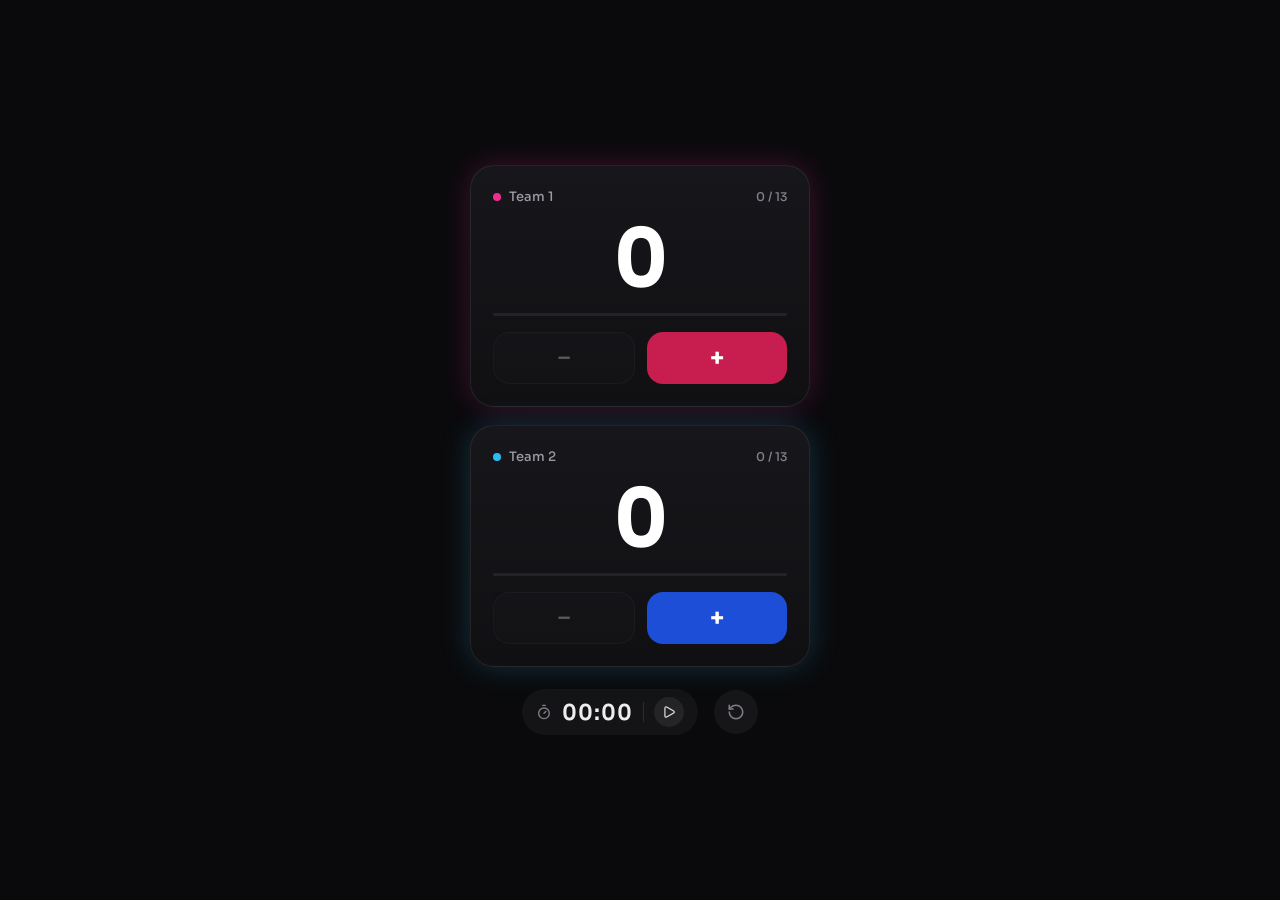
<file: index.html>
<!DOCTYPE html>
<html lang="en">
<head>
  <meta charset="UTF-8" />
  <meta name="viewport" content="width=device-width, initial-scale=1.0" />
  <title>Pétanque Scorekeeper</title>
  <link rel="preconnect" href="https://fonts.googleapis.com" />
  <link rel="preconnect" href="https://fonts.gstatic.com" crossorigin />
  <link href="https://fonts.googleapis.com/css2?family=Sora:wght@400;500;600;700&display=swap" rel="stylesheet" />
  <link rel="stylesheet" href="style.css" />
</head>
<body>
  <main class="app">
    <section class="scoreboard" aria-label="Scores">
      <article class="card card--team1" data-team="1">
        <header class="card__top">
          <span class="card__team">
            <span class="card__dot" aria-hidden="true"></span>
            <button class="card__name" type="button">Team 1</button>
          </span>
          <span class="card__count" id="count-1">0 / 13</span>
        </header>
        <div class="card__score" id="score-1">0</div>
        <div class="progress"><div class="progress__fill" id="progress-1"></div></div>
        <div class="card__controls">
          <button class="score-btn score-btn--minus" type="button" data-delta="-1" aria-label="Decrease Team 1 score">&minus;</button>
          <button class="score-btn score-btn--plus" type="button" data-delta="1" aria-label="Increase Team 1 score">+</button>
        </div>
      </article>

      <article class="card card--team2" data-team="2">
        <header class="card__top">
          <span class="card__team">
            <span class="card__dot" aria-hidden="true"></span>
            <button class="card__name" type="button">Team 2</button>
          </span>
          <span class="card__count" id="count-2">0 / 13</span>
        </header>
        <div class="card__score" id="score-2">0</div>
        <div class="progress"><div class="progress__fill" id="progress-2"></div></div>
        <div class="card__controls">
          <button class="score-btn score-btn--minus" type="button" data-delta="-1" aria-label="Decrease Team 2 score">&minus;</button>
          <button class="score-btn score-btn--plus" type="button" data-delta="1" aria-label="Increase Team 2 score">+</button>
        </div>
      </article>
    </section>

    <div class="controls">
      <section class="timer" aria-label="Match timer">
        <span class="timer__readout">
          <svg class="timer__icon" viewBox="0 0 24 24" fill="none" stroke="currentColor" stroke-width="2" stroke-linecap="round" stroke-linejoin="round" aria-hidden="true">
            <line x1="10" x2="14" y1="2" y2="2" />
            <line x1="12" x2="15" y1="14" y2="11" />
            <circle cx="12" cy="14" r="8" />
          </svg>
          <span id="timer" class="timer__value">00:00</span>
        </span>
        <span class="timer__divider" aria-hidden="true"></span>
        <button id="timer-toggle" class="icon-btn icon-btn--primary" type="button" aria-label="Start timer" aria-pressed="false">
          <span class="icon-btn__icon icon-btn__icon--pause">
            <svg viewBox="0 0 24 24" fill="none" stroke="currentColor" stroke-width="2" stroke-linecap="round" stroke-linejoin="round" aria-hidden="true">
              <rect x="14" y="3" width="5" height="18" rx="1" />
              <rect x="5" y="3" width="5" height="18" rx="1" />
            </svg>
          </span>
          <span class="icon-btn__icon icon-btn__icon--play">
            <svg viewBox="0 0 24 24" fill="none" stroke="currentColor" stroke-width="2" stroke-linecap="round" stroke-linejoin="round" aria-hidden="true">
              <path d="M5 5a2 2 0 0 1 3.008-1.728l11.997 6.998a2 2 0 0 1 .003 3.458l-12 7A2 2 0 0 1 5 19z" />
            </svg>
          </span>
        </button>
      </section>

      <button id="reset-scores" class="icon-btn reset-scores" type="button" aria-label="Reset scores">
        <svg viewBox="0 0 24 24" fill="none" stroke="currentColor" stroke-width="2" stroke-linecap="round" stroke-linejoin="round" aria-hidden="true">
          <path d="M3 12a9 9 0 1 0 9-9 9.75 9.75 0 0 0-6.74 2.74L3 8" />
          <path d="M3 3v5h5" />
        </svg>
      </button>
    </div>
  </main>

  <script src="script.js"></script>
</body>
</html>
</file>
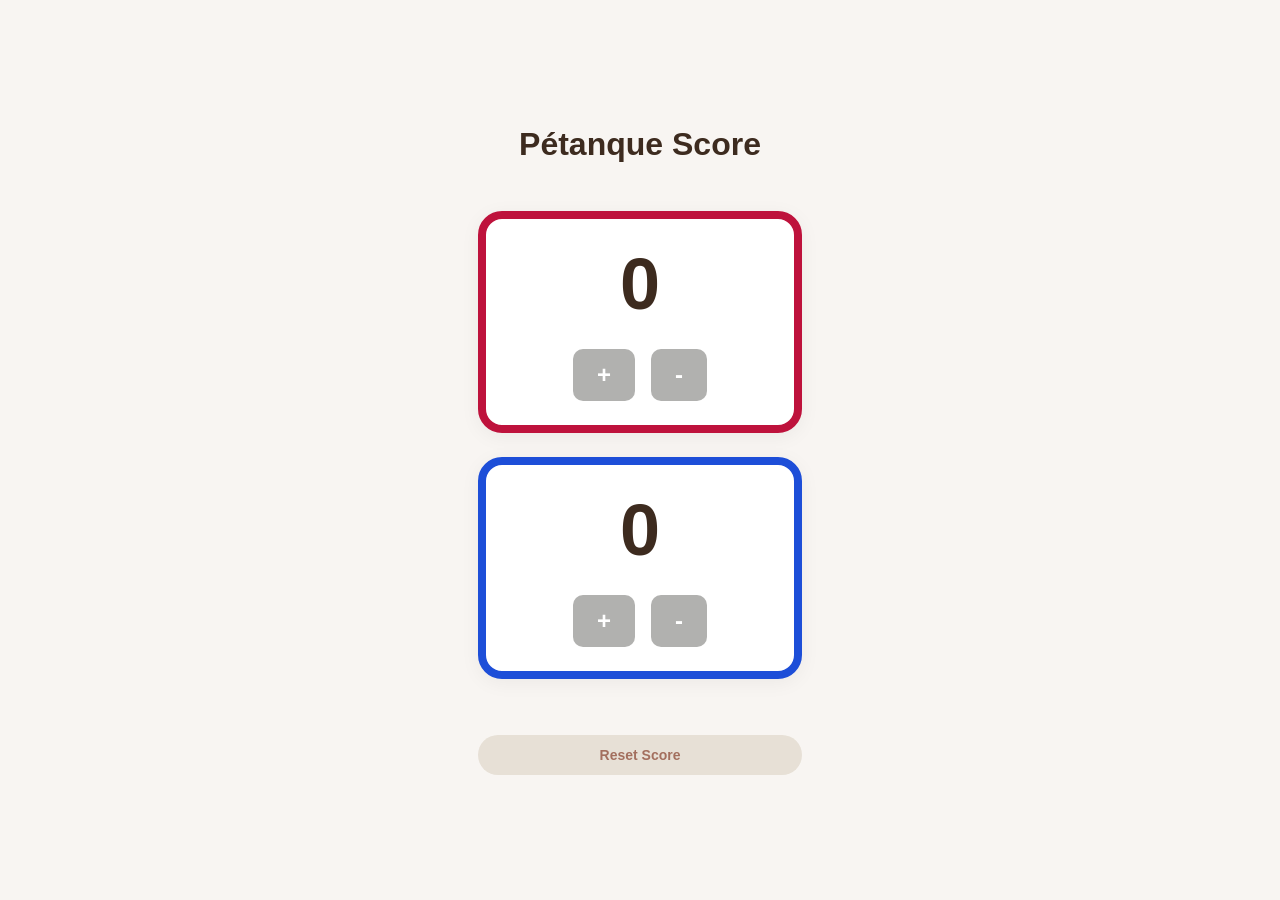
<file: code/index.html>
<!DOCTYPE html>
<html lang="en">
<head>
    <meta charset="UTF-8">
    <meta name="viewport" content="width=device-width, initial-scale=1.0">
    <title>Pétanque Scorekeeper</title>
    <link rel="stylesheet" href="style.css">
</head>
<body>
    <div class="container">
        <h1>Pétanque Score</h1>
        
        <div class="score-board">
            <div class="score-pip pip-1">
                <div class="score-value" id="score1">0</div>
                <div class="btn-group">
                    <button class="btn" onclick="changeScore(1, 1)">+</button>
                    <button class="btn" onclick="changeScore(1, -1)">-</button>
                </div>
            </div>
            <div class="score-pip pip-2">
                <div class="score-value" id="score2">0</div>
                <div class="btn-group">
                    <button class="btn" onclick="changeScore(2, 1)">+</button>
                    <button class="btn" onclick="changeScore(2, -1)">-</button>
                </div>
            </div>
        </div>

        <button class="reset-btn" id="reset-btn">Reset Score</button>
    </div>

    <script src="script.js"></script>
</body>
</html>
</file>
<file: style.css>
:root {
  --bg: #0a0a0c;
  --surface-1: #17171b;
  --surface-2: #101013;
  --border: rgba(255, 255, 255, 0.08);
  --border-strong: rgba(255, 255, 255, 0.1);
  --chip: rgba(255, 255, 255, 0.04);
  --chip-strong: rgba(255, 255, 255, 0.07);
  --track: rgba(255, 255, 255, 0.07);
  --text: #ededf0;
  --text-dim: #9a9aa2;
  --text-faint: #80808a;
  --text-mute: #c8c8d0;

  --team1: #f02b94;
  --team1-solid: #c81e4f;
  --team1-grad: linear-gradient(90deg, #be123c, #f02b94);
  --team1-glow: rgba(240, 43, 148, 0.22);

  --team2: #2bbbf0;
  --team2-solid: #1d4ed8;
  --team2-grad: linear-gradient(90deg, #1d4ed8, #2bbbf0);
  --team2-glow: rgba(43, 187, 240, 0.22);

  --radius-card: 24px;
  --radius-control: 16px;
  --font: "Sora", system-ui, -apple-system, "Segoe UI", sans-serif;
}

*,
*::before,
*::after {
  box-sizing: border-box;
}

/* Prevent double-tap-to-zoom (and the tap delay) on controls while keeping
   pinch-to-zoom available for accessibility. */
button {
  touch-action: manipulation;
  -webkit-tap-highlight-color: transparent;
  -webkit-user-select: none;
  user-select: none;
}

html,
body {
  margin: 0;
}

body {
  min-height: 100vh;
  min-height: 100dvh;
  display: flex;
  align-items: center;
  justify-content: center;
  padding: 16px;
  background: var(--bg);
  color: var(--text);
  font-family: var(--font);
  -webkit-font-smoothing: antialiased;
  text-rendering: optimizeLegibility;
}

.app {
  width: 100%;
  max-width: 420px;
  display: flex;
  flex-direction: column;
  align-items: center;
  gap: 22px;
  padding: 40px;
}

/* Bottom controls row */
.controls {
  display: flex;
  align-items: center;
  justify-content: center;
  gap: 16px;
}

/* Timer */
.timer {
  display: inline-flex;
  align-items: center;
  gap: 10px;
  padding: 8px 14px;
  border-radius: 999px;
  background: var(--chip);
}

.timer__readout {
  display: inline-flex;
  align-items: center;
  gap: 10px;
}

.timer__icon {
  width: 16px;
  height: 16px;
  color: var(--text-faint);
}

.timer__value {
  font-size: 22px;
  font-weight: 600;
  letter-spacing: 1px;
  color: var(--text);
  font-variant-numeric: tabular-nums;
}

.timer__divider {
  width: 1px;
  height: 20px;
  background: var(--border-strong);
}

/* Icon buttons */
.icon-btn {
  display: inline-flex;
  align-items: center;
  justify-content: center;
  width: 30px;
  height: 30px;
  padding: 0;
  border: none;
  border-radius: 999px;
  background: transparent;
  color: var(--text-faint);
  cursor: pointer;
  transition: background 0.15s ease, color 0.15s ease;
}

.icon-btn:hover {
  background: var(--chip-strong);
  color: var(--text);
}

.icon-btn--primary {
  background: var(--chip-strong);
  color: #e4e4ea;
}

.icon-btn--primary:hover {
  background: rgba(255, 255, 255, 0.12);
}

.icon-btn svg {
  width: 15px;
  height: 15px;
}

.icon-btn--primary svg {
  width: 14px;
  height: 14px;
}

.icon-btn__icon {
  display: inline-flex;
  align-items: center;
  justify-content: center;
}

.icon-btn__icon--play {
  display: none;
}

#timer-toggle.is-paused .icon-btn__icon--pause {
  display: none;
}

#timer-toggle.is-paused .icon-btn__icon--play {
  display: inline-flex;
}

/* Scoreboard */
.scoreboard {
  width: 100%;
  display: flex;
  flex-direction: column;
  gap: 18px;
}

.card {
  position: relative;
  width: 100%;
  display: flex;
  flex-direction: column;
  gap: 16px;
  padding: 22px;
  overflow: hidden;
  border: 1px solid var(--border);
  border-radius: var(--radius-card);
  background: linear-gradient(180deg, var(--surface-1), var(--surface-2));
  transition: border-color 0.25s ease, box-shadow 0.25s ease;
}

.card--team1 {
  box-shadow: 0 0 30px var(--team1-glow);
}

.card--team2 {
  box-shadow: 0 0 30px var(--team2-glow);
}

.card__top {
  display: flex;
  align-items: center;
  justify-content: space-between;
}

.card__team {
  display: inline-flex;
  align-items: center;
  gap: 8px;
}

.card__dot {
  width: 8px;
  height: 8px;
  border-radius: 999px;
}

.card--team1 .card__dot {
  background: var(--team1);
}

.card--team2 .card__dot {
  background: var(--team2);
}

.card__name {
  padding: 0;
  border: 0;
  background: none;
  border-radius: 6px;
  font-family: inherit;
  font-size: 13px;
  font-weight: 500;
  color: var(--text-dim);
  cursor: text;
}

.card__name:hover {
  color: var(--text);
}

.card__name-input {
  width: 108px;
  min-width: 0;
  padding: 2px 7px;
  margin: -4px 0;
  font-family: inherit;
  font-size: 13px;
  font-weight: 500;
  color: var(--text);
  background: rgba(255, 255, 255, 0.08);
  border: 1px solid rgba(255, 255, 255, 0.18);
  border-radius: 7px;
}

.card__name-input:focus {
  outline: none;
  border-color: rgba(255, 255, 255, 0.38);
}

.card__count {
  font-size: 12px;
  font-weight: 500;
  color: var(--text-faint);
}

.card__score {
  font-size: 80px;
  font-weight: 700;
  line-height: 0.95;
  letter-spacing: -2px;
  text-align: center;
  color: #ffffff;
  font-variant-numeric: tabular-nums;
}

.progress {
  width: 100%;
  height: 3px;
  border-radius: 999px;
  background: var(--track);
  overflow: hidden;
}

.progress__fill {
  width: 0%;
  height: 100%;
  border-radius: 999px;
  transition: width 0.25s ease;
}

.card--team1 .progress__fill {
  background: var(--team1-grad);
}

.card--team2 .progress__fill {
  background: var(--team2-grad);
}

.card__controls {
  display: flex;
  gap: 12px;
}

.score-btn {
  flex: 1;
  height: 52px;
  display: inline-flex;
  align-items: center;
  justify-content: center;
  border-radius: var(--radius-control);
  font-family: var(--font);
  font-size: 24px;
  cursor: pointer;
  user-select: none;
  transition: transform 0.08s ease, background 0.15s ease;
}

.score-btn:active {
  transform: scale(0.97);
}

.score-btn:disabled {
  opacity: 0.4;
  pointer-events: none;
}

.score-btn--minus {
  font-weight: 500;
  color: var(--text-mute);
  background: rgba(255, 255, 255, 0.03);
  border: 1px solid var(--border);
}

.score-btn--minus:hover {
  background: rgba(255, 255, 255, 0.06);
}

.score-btn--plus {
  font-weight: 700;
  color: #ffffff;
  border: none;
}

.card--team1 .score-btn--plus {
  background: var(--team1-solid);
}

.card--team1 .score-btn--plus:hover {
  background: #d82960;
}

.card--team2 .score-btn--plus {
  background: var(--team2-solid);
}

.card--team2 .score-btn--plus:hover {
  background: #2563eb;
}

/* Winner state */
.card--team1.is-winner {
  border-color: var(--team1);
  box-shadow: 0 0 38px rgba(240, 43, 148, 0.42);
}

.card--team2.is-winner {
  border-color: var(--team2);
  box-shadow: 0 0 38px rgba(43, 187, 240, 0.42);
}

.card.is-winner .card__count {
  color: var(--text);
}

/* Score reset */
.reset-scores {
  width: 44px;
  height: 44px;
  background: rgba(255, 255, 255, 0.05);
}

.reset-scores svg {
  width: 18px;
  height: 18px;
}

/* Focus */
:focus-visible {
  outline: 2px solid rgba(255, 255, 255, 0.55);
  outline-offset: 2px;
}

/* Responsive */
@media (max-width: 440px) {
  .app {
    gap: 18px;
    padding: 24px;
  }

  .card__score {
    font-size: 68px;
  }
}

@media (prefers-reduced-motion: reduce) {
  *,
  *::before,
  *::after {
    transition: none !important;
    animation: none !important;
  }
}
</file>
<file: code/style.css>
:root {
  --bg-color: #F8F5F2;
  --text-primary: #3D2B1F;
  --accent-1: #BE123C;
  --accent-2: #1D4ED8;
  --btn-bg: #E7E0D6;
  --btn-text: #A36F5E;
  --font-main: 'Inter', sans-serif;
}

* {
  margin: 0;
  padding: 0;
  box-sizing: border-box;
}

body {
  background-color: var(--bg-color);
  font-family: var(--font-main);
  display: flex;
  justify-content: center;
  align-items: center;
  min-height: 100vh;
  color: var(--text-primary);
}

.container {
  display: flex;
  flex-direction: column;
  gap: 48px;
  padding: 48px;
  max-width: 420px;
  width: 100%;
}

h1 {
  font-size: 32px;
  font-weight: 800;
  text-align: center;
}

.score-board {
  display: flex;
  flex-direction: column;
  gap: 24px;
}

.score-pip {
  background: #FFFFFF;
  border-radius: 24px;
  padding: 24px;
  display: flex;
  flex-direction: column;
  align-items: center;
  justify-content: center;
  gap: 24px;
  box-shadow: 0 4px 20px rgba(0,0,0,0.05);
  border: 8px solid transparent;
}

.pip-1 { border-color: var(--accent-1); }
.pip-2 { border-color: var(--accent-2); }

.score-value {
  font-size: 72px;
  font-weight: 800;
}

.controls {
  display: flex;
  flex-direction: column;
  gap: 16px;
  align-items: center;
}

.btn-group {
  display: flex;
  gap: 16px;
}

.btn {
  background: #3d3c3966;
  color: #ffffff;
  border: none;
  border-radius: 10px;
  padding: 12px 24px;
  font-size: 24px;
  font-weight: 900;
  cursor: pointer;
  transition: transform 0.1s;
}

.btn:active {
  transform: scale(0.95);
}

.reset-btn {
  background: var(--btn-bg);
  color: var(--btn-text);
  border: none;
  border-radius: 99px;
  padding: 12px 48px;
  font-size: 14px;
  font-weight: 600;
  cursor: pointer;
  margin-top: 8px;
}

.reset-btn:active {
  transform: scale(0.95);
}
</file>
